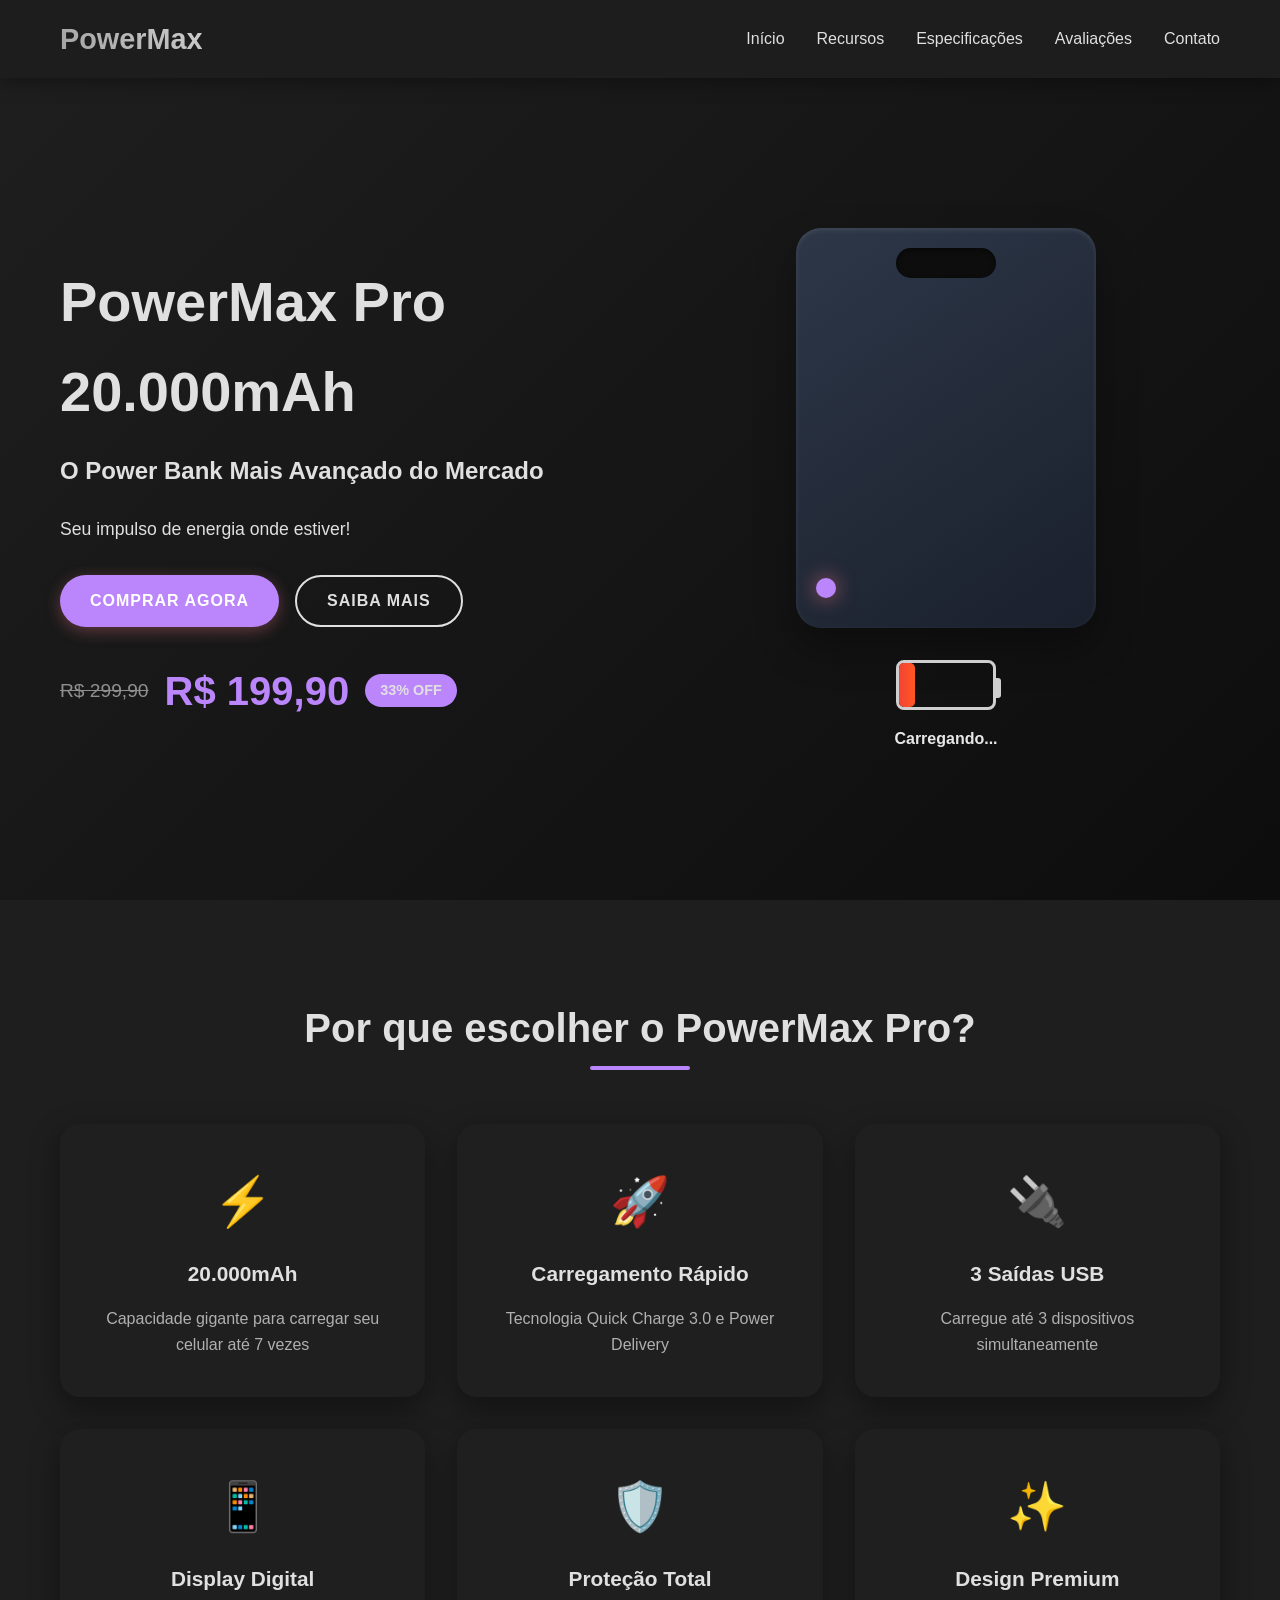
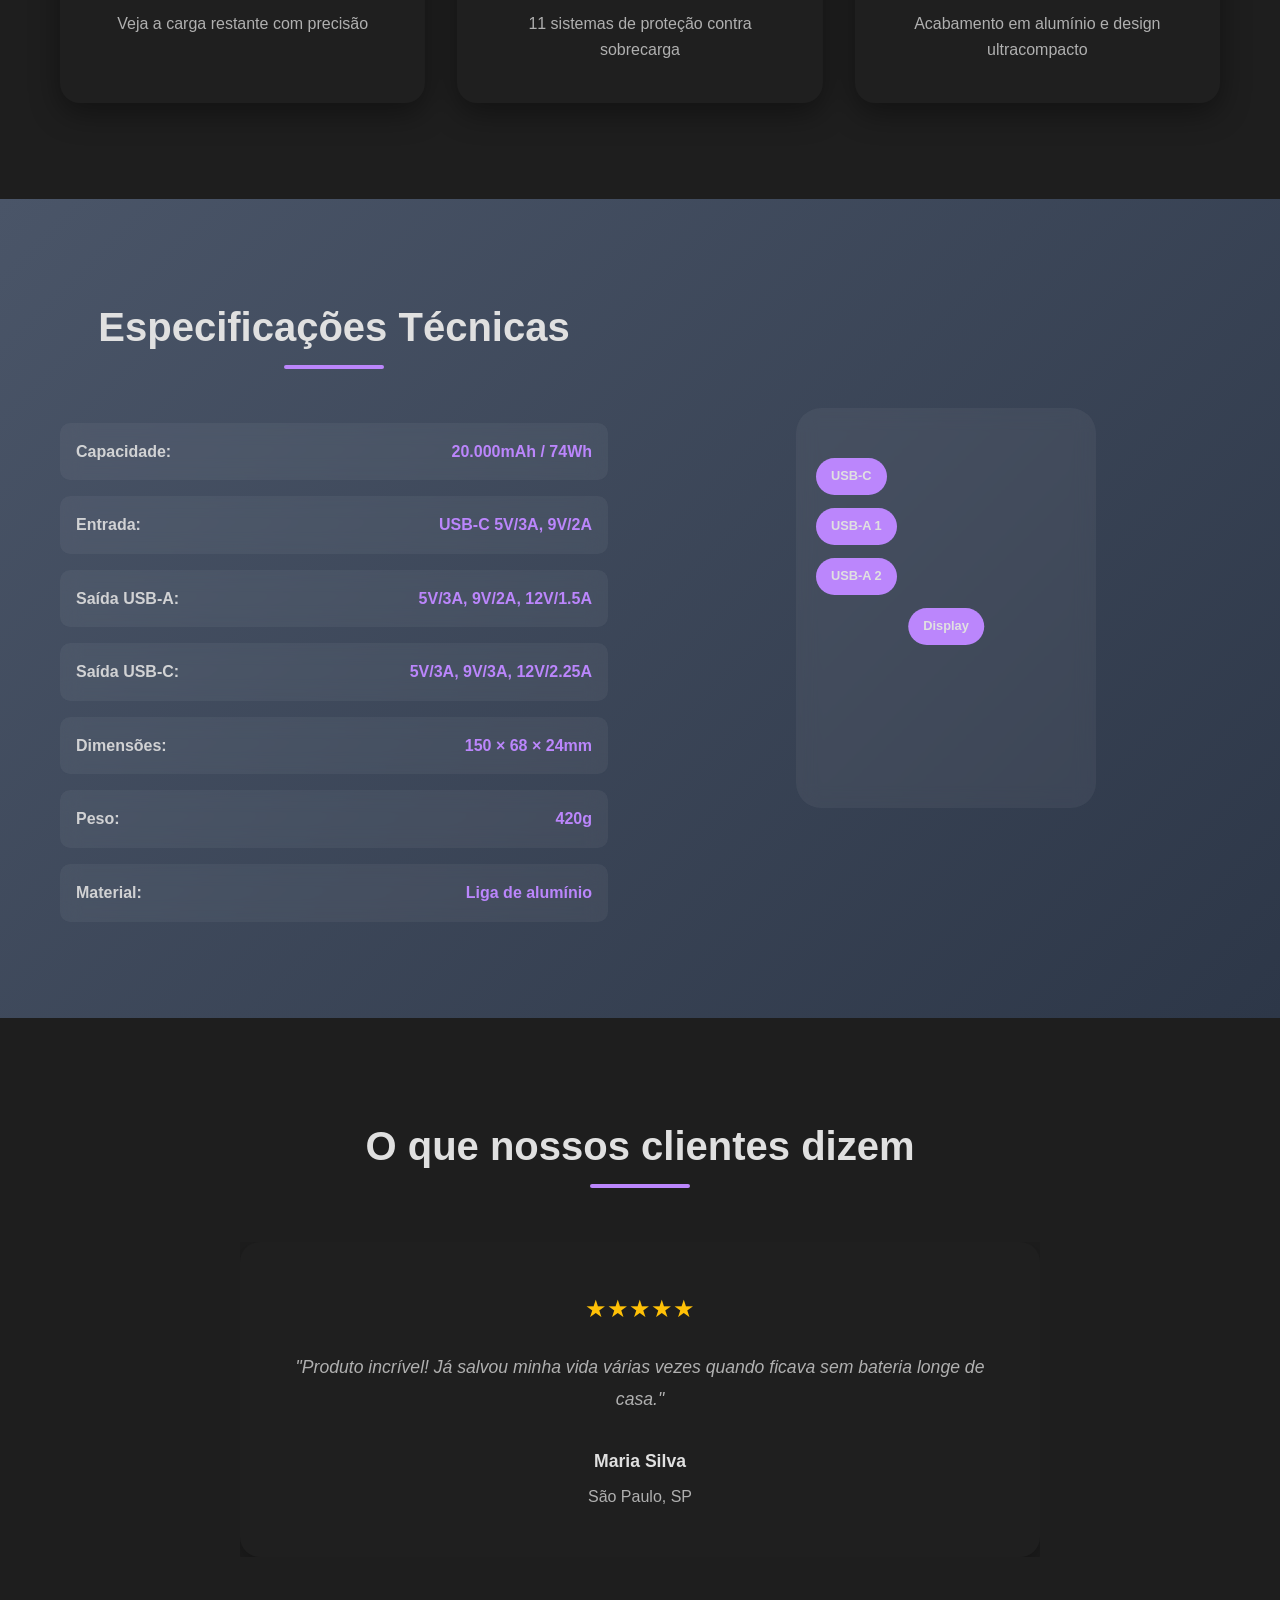
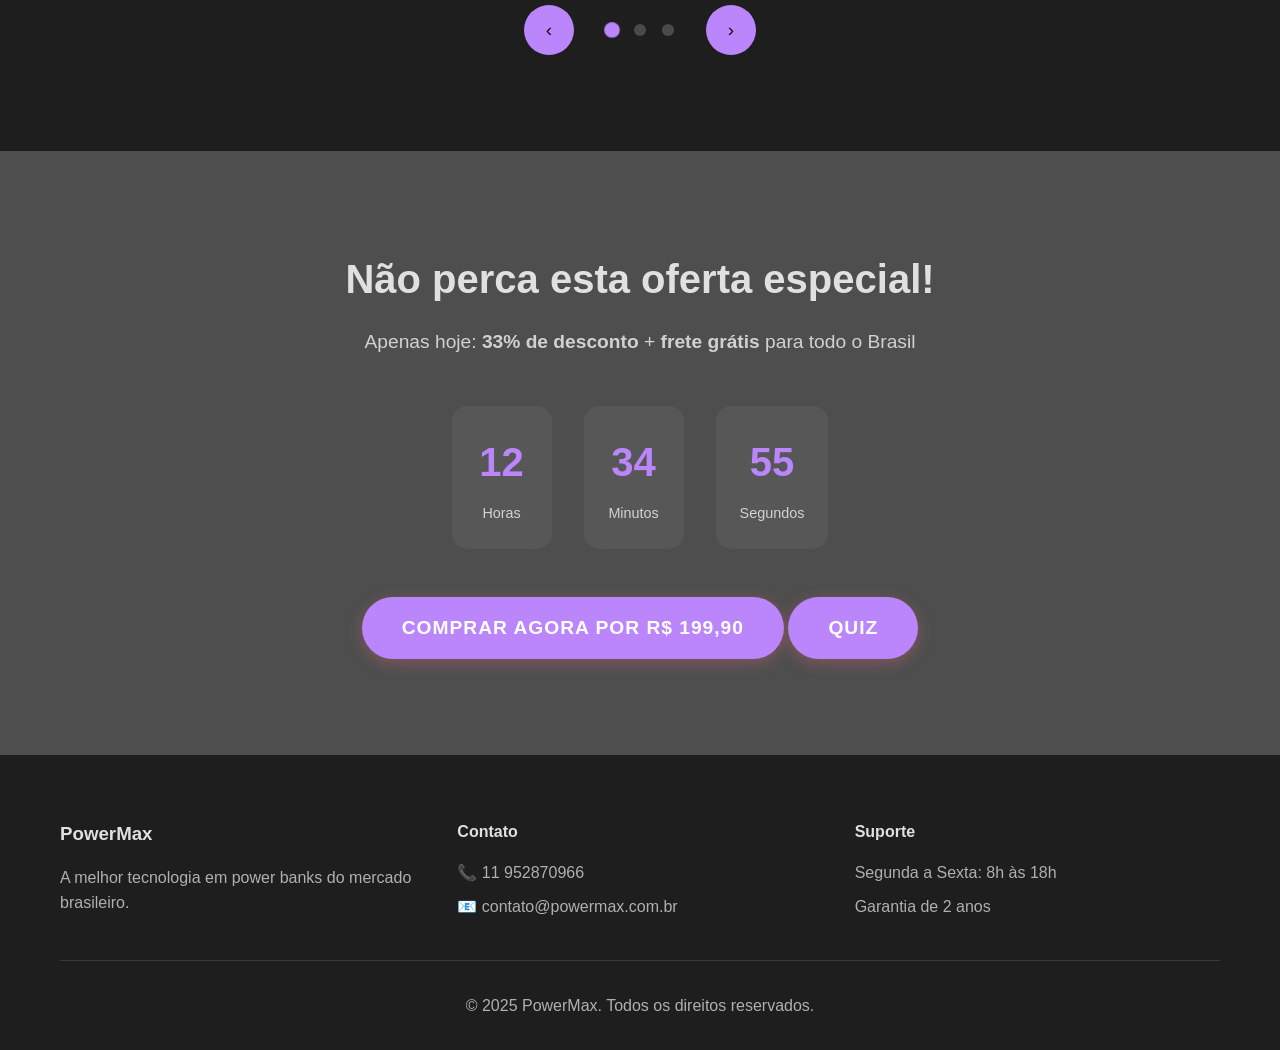
<file: index.html>
<!DOCTYPE html>
<html lang="pt-BR">
<head>
    <meta charset="UTF-8">
    <meta name="viewport" content="width=device-width, initial-scale=1.0">
    <title>PowerMax Pro - O Poder que Você Precisa</title>
    <link rel="stylesheet" href="styles.css">
</head>
<body>
    <header class="header">
        <nav class="navbar">
            <div class="nav-brand">
                <h1>PowerMax</h1>
            </div>
            <ul class="nav-menu">
                <li><a href="#home">Início</a></li>
                <li><a href="#features">Recursos</a></li>
                <li><a href="#specs">Especificações</a></li>
                <li><a href="#testimonials">Avaliações</a></li>
                <li><a href="#contact">Contato</a></li>
            </ul>
            <div class="hamburger">
                <span></span>
                <span></span>
                <span></span>
            </div>
        </nav>
    </header>

    <main>
        <section id="home" class="hero">
            <div class="hero-content">
                <div class="hero-text">
                    <h1 class="hero-title">PowerMax Pro 20.000mAh</h1>
                    <h2 class="hero-subtitle">O Power Bank Mais Avançado do Mercado</h2>
                    <p class="hero-description">
                        Seu impulso de energia onde estiver!
                    </p>
                    <div class="hero-buttons">
                        <button class="btn btn-primary" id="buy-now">Comprar Agora</button>
                        <button class="btn btn-secondary" id="learn-more">Saiba Mais</button>
                    </div>
                    <div class="hero-price">
                        <span class="price-old">R$ 299,90</span>
                        <span class="price-current">R$ 199,90</span>
                        <span class="discount">33% OFF</span>
                    </div>
                </div>
                <div class="hero-image">
                    <div class="powerbank-showcase">
                        <div class="powerbank-3d"></div>
                        <div class="charging-animation">
                            <div class="battery-indicator">
                                <div class="battery-level" id="battery-level"></div>
                            </div>
                            <span class="charging-text">Carregando...</span>
                        </div>
                    </div>
                </div>
            </div>
        </section>

        <section id="features" class="features">
            <div class="container">
                <h2 class="section-title">Por que escolher o PowerMax Pro?</h2>
                <div class="features-grid">
                    <div class="feature-card" data-feature="capacity">
                        <div class="feature-icon">⚡</div>
                        <h3>20.000mAh</h3>
                        <p>Capacidade gigante para carregar seu celular até 7 vezes</p>
                    </div>
                    <div class="feature-card" data-feature="speed">
                        <div class="feature-icon">🚀</div>
                        <h3>Carregamento Rápido</h3>
                        <p>Tecnologia Quick Charge 3.0 e Power Delivery</p>
                    </div>
                    <div class="feature-card" data-feature="ports">
                        <div class="feature-icon">🔌</div>
                        <h3>3 Saídas USB</h3>
                        <p>Carregue até 3 dispositivos simultaneamente</p>
                    </div>
                    <div class="feature-card" data-feature="display">
                        <div class="feature-icon">📱</div>
                        <h3>Display Digital</h3>
                        <p>Veja a carga restante com precisão</p>
                    </div>
                    <div class="feature-card" data-feature="safety">
                        <div class="feature-icon">🛡️</div>
                        <h3>Proteção Total</h3>
                        <p>11 sistemas de proteção contra sobrecarga</p>
                    </div>
                    <div class="feature-card" data-feature="design">
                        <div class="feature-icon">✨</div>
                        <h3>Design Premium</h3>
                        <p>Acabamento em alumínio e design ultracompacto</p>
                    </div>
                </div>
            </div>
        </section>

        <section id="specs" class="specifications">
            <div class="container">
                <div class="specs-content">
                    <div class="specs-text">
                        <h2 class="section-title">Especificações Técnicas</h2>
                        <div class="specs-list">
                            <div class="spec-item">
                                <span class="spec-label">Capacidade:</span>
                                <span class="spec-value">20.000mAh / 74Wh</span>
                            </div>
                            <div class="spec-item">
                                <span class="spec-label">Entrada:</span>
                                <span class="spec-value">USB-C 5V/3A, 9V/2A</span>
                            </div>
                            <div class="spec-item">
                                <span class="spec-label">Saída USB-A:</span>
                                <span class="spec-value">5V/3A, 9V/2A, 12V/1.5A</span>
                            </div>
                            <div class="spec-item">
                                <span class="spec-label">Saída USB-C:</span>
                                <span class="spec-value">5V/3A, 9V/3A, 12V/2.25A</span>
                            </div>
                            <div class="spec-item">
                                <span class="spec-label">Dimensões:</span>
                                <span class="spec-value">150 × 68 × 24mm</span>
                            </div>
                            <div class="spec-item">
                                <span class="spec-label">Peso:</span>
                                <span class="spec-value">420g</span>
                            </div>
                            <div class="spec-item">
                                <span class="spec-label">Material:</span>
                                <span class="spec-value">Liga de alumínio</span>
                            </div>
                        </div>
                    </div>
                    <div class="specs-visual">
                        <div class="powerbank-diagram">
                            <div class="diagram-ports">
                                <div class="port usb-c" data-port="usb-c">USB-C</div>
                                <div class="port usb-a-1" data-port="usb-a1">USB-A 1</div>
                                <div class="port usb-a-2" data-port="usb-a2">USB-A 2</div>
                                <div class="port display" data-port="display">Display</div>
                            </div>
                        </div>
                    </div>
                </div>
            </div>
        </section>

        <section id="testimonials" class="testimonials">
            <div class="container">
                <h2 class="section-title">O que nossos clientes dizem</h2>
                <div class="testimonials-carousel">
                    <div class="testimonial-card active">
                        <div class="stars">★★★★★</div>
                        <p>"Produto incrível! Já salvou minha vida várias vezes quando ficava sem bateria longe de casa."</p>
                        <div class="testimonial-author">
                            <strong>Maria Silva</strong>
                            <span>São Paulo, SP</span>
                        </div>
                    </div>
                    <div class="testimonial-card">
                        <div class="stars">★★★★★</div>
                        <p>"A qualidade é excepcional e o carregamento é realmente rápido. Recomendo demais!"</p>
                        <div class="testimonial-author">
                            <strong>João Santos</strong>
                            <span>Rio de Janeiro, RJ</span>
                        </div>
                    </div>
                    <div class="testimonial-card">
                        <div class="stars">★★★★★</div>
                        <p>"Design lindo e funciona perfeitamente. Vale cada centavo investido."</p>
                        <div class="testimonial-author">
                            <strong>Ana Costa</strong>
                            <span>Belo Horizonte, MG</span>
                        </div>
                    </div>

                    <div class="testimonial-card">
                        <div class="stars">★★★★★</div>
                        <p>"Muito foda! LEMBRANDO que tem a prmoção compre um Lunares e leve um Powerbank de 20.000mAh"</p>
                        <div class="testimonial-author">
                            <strong>Marcos José</strong>
                            <span>Mogi das Cruzes, SP</span>
                        </div>
                    </div>
                </div>
                <div class="carousel-controls">
                    <button class="carousel-btn prev" id="prev-testimonial">‹</button>
                    <div class="carousel-indicators">
                        <span class="indicator active" data-slide="0"></span>
                        <span class="indicator" data-slide="1"></span>
                        <span class="indicator" data-slide="2"></span>
                    </div>
                    <button class="carousel-btn next" id="next-testimonial">›</button>
                </div>
            </div>
        </section>

        <section class="cta-section">
            <div class="container">
                <div class="cta-content">
                    <h2>Não perca esta oferta especial!</h2>
                    <p>Apenas hoje: <strong>33% de desconto</strong> + <strong>frete grátis</strong> para todo o Brasil</p>
                    <div class="countdown" id="countdown">
                        <div class="countdown-item">
                            <span class="countdown-number" id="hours">12</span>
                            <span class="countdown-label">Horas</span>
                        </div>
                        <div class="countdown-item">
                            <span class="countdown-number" id="minutes">34</span>
                            <span class="countdown-label">Minutos</span>
                        </div>
                        <div class="countdown-item">
                            <span class="countdown-number" id="seconds">56</span>
                            <span class="countdown-label">Segundos</span>
                        </div>
                    </div>
                    <button class="btn btn-primary btn-large" id="final-cta">
                        Comprar Agora por R$ 199,90
                    </button>

                    <a href="quiz.html">
                    <button class="btn btn-primary btn-large">
                        Quiz
                    </button>
                    </a>
                </div>
            </div>
        </section>
    </main>

    <footer class="footer" id="contact">
        <div class="container">
            <div class="footer-content">
                <div class="footer-section">
                    <h3>PowerMax</h3>
                    <p>A melhor tecnologia em power banks do mercado brasileiro.</p>
                </div>
                <div class="footer-section">
                    <h4>Contato</h4>
                    <p>📞 11 952870966</p>
                    <p>📧 contato@powermax.com.br</p>
                </div>
                <div class="footer-section">
                    <h4>Suporte</h4>
                    <p>Segunda a Sexta: 8h às 18h</p>
                    <p>Garantia de 2 anos</p>
                </div>
            </div>
            <div class="footer-bottom">
                <p>&copy; 2025 PowerMax. Todos os direitos reservados.</p>
            </div>
        </div>
    </footer>

    <script src="script.js"></script>
</body>
</html>
</file>
<file: styles.css>
/* Dark Mode Theme */
:root {
    --bg-dark: #121212;
    --bg-dark-light: #1e1e1e;
    --text-light: #e0e0e0;
    --text-secondary: #b0b0b0;
    --card-bg: #1f1f1f;
    --card-shadow: rgba(0, 0, 0, 0.4);
    --highlight-color: #bb86fc; /* Cor de destaque para botões e links */
    --accent-color: #bb86fc; /* Cor de destaque secundária, como a do botão de compra */
}

* {
    margin: 0;
    padding: 0;
    box-sizing: border-box;
}

body {
    font-family: 'Segoe UI', Tahoma, Geneva, Verdana, sans-serif;
    line-height: 1.6;
    background-color: var(--bg-dark);
    color: var(--text-light);
    overflow-x: hidden;
}

.container {
    max-width: 1200px;
    margin: 0 auto;
    padding: 0 20px;
}

/* Header */
.header {
    position: fixed;
    top: 0;
    width: 100%;
    background: rgba(30, 30, 30, 0.95);
    backdrop-filter: blur(10px);
    z-index: 1000;
    padding: 1rem 0;
    box-shadow: 0 2px 20px var(--card-shadow);
}

.navbar {
    display: flex;
    justify-content: space-between;
    align-items: center;
    max-width: 1200px;
    margin: 0 auto;
    padding: 0 20px;
}

.nav-brand h1 {
    font-size: 1.8rem;
    background: linear-gradient(45deg, #a0a0a0 0%, #d0d0d0 100%);
    -webkit-background-clip: text;
    -webkit-text-fill-color: transparent;
    background-clip: text;
}

.nav-menu {
    display: flex;
    list-style: none;
    gap: 2rem;
}

.nav-menu a {
    text-decoration: none;
    color: var(--text-light);
    font-weight: 500;
    transition: all 0.3s ease;
    position: relative;
}

.nav-menu a::after {
    content: '';
    position: absolute;
    width: 0;
    height: 2px;
    bottom: -5px;
    left: 0;
    background: var(--highlight-color);
    transition: width 0.3s ease;
}

.nav-menu a:hover::after {
    width: 100%;
}

.hamburger {
    display: none;
    flex-direction: column;
    cursor: pointer;
}

.hamburger span {
    width: 25px;
    height: 3px;
    background: var(--text-light);
    margin: 3px 0;
    transition: 0.3s;
}

/* Hero Section */
.hero {
    min-height: 100vh;
    background: linear-gradient(135deg, #1f1f1f 0%, #0d0d0d 100%);
    display: flex;
    align-items: center;
    color: var(--text-light);
    padding-top: 80px;
}

.hero-content {
    display: grid;
    grid-template-columns: 1fr 1fr;
    gap: 4rem;
    align-items: center;
    max-width: 1200px;
    margin: 0 auto;
    padding: 0 20px;
}

.hero-title {
    font-size: 3.5rem;
    font-weight: 700;
    margin-bottom: 1rem;
    animation: slideInLeft 1s ease-out;
}

.hero-subtitle {
    font-size: 1.5rem;
    margin-bottom: 1.5rem;
    opacity: 0.9;
    animation: slideInLeft 1s ease-out 0.2s both;
}

.hero-description {
    font-size: 1.1rem;
    margin-bottom: 2rem;
    opacity: 0.8;
    animation: slideInLeft 1s ease-out 0.4s both;
}

.hero-buttons {
    display: flex;
    gap: 1rem;
    margin-bottom: 2rem;
    animation: slideInLeft 1s ease-out 0.6s both;
}

.btn {
    padding: 15px 30px;
    border: none;
    border-radius: 50px;
    font-size: 1rem;
    font-weight: 600;
    cursor: pointer;
    transition: all 0.3s ease;
    text-transform: uppercase;
    letter-spacing: 1px;
}

.btn-primary {
    background: var(--accent-color);
    color: white;
    box-shadow: 0 4px 15px rgba(207, 102, 121, 0.4);
}

.btn-primary:hover {
    background: #c75671;
    transform: translateY(-2px);
    box-shadow: 0 8px 25px rgba(207, 102, 121, 0.6);
}

.btn-secondary {
    background: transparent;
    color: var(--text-light);
    border: 2px solid var(--text-light);
}

.btn-secondary:hover {
    background: var(--text-light);
    color: var(--bg-dark);
    transform: translateY(-2px);
}

.btn-large {
    padding: 20px 40px;
    font-size: 1.2rem;
}

.hero-price {
    display: flex;
    align-items: center;
    gap: 1rem;
    animation: slideInLeft 1s ease-out 0.8s both;
}

.price-old {
    text-decoration: line-through;
    opacity: 0.6;
    font-size: 1.2rem;
}

.price-current {
    font-size: 2.5rem;
    font-weight: 700;
    color: var(--highlight-color);
}

.discount {
    background: var(--accent-color);
    padding: 5px 15px;
    border-radius: 20px;
    font-weight: 600;
    font-size: 0.9rem;
}

/* PowerBank Showcase */
.powerbank-showcase {
    position: relative;
    display: flex;
    flex-direction: column;
    align-items: center;
    animation: slideInRight 1s ease-out;
}

.powerbank-3d {
    width: 300px;
    height: 400px;
    background: linear-gradient(145deg, #2d3748, #1a202c);
    border-radius: 25px;
    position: relative;
    box-shadow: 
        0 20px 40px rgba(0, 0, 0, 0.3),
        inset 0 2px 5px rgba(255, 255, 255, 0.1);
    animation: float 3s ease-in-out infinite;
}

.powerbank-3d::before {
    content: '';
    position: absolute;
    top: 20px;
    left: 50%;
    transform: translateX(-50%);
    width: 100px;
    height: 30px;
    background: #0d0d0d;
    border-radius: 15px;
    box-shadow: inset 0 2px 5px rgba(0, 0, 0, 0.5);
}

.powerbank-3d::after {
    content: '';
    position: absolute;
    bottom: 30px;
    left: 20px;
    width: 20px;
    height: 20px;
    background: var(--accent-color);
    border-radius: 50%;
    box-shadow: 0 0 20px rgba(207, 102, 121, 0.8);
    animation: pulse 2s ease-in-out infinite;
}

.charging-animation {
    margin-top: 2rem;
    text-align: center;
}

.battery-indicator {
    width: 100px;
    height: 50px;
    border: 3px solid rgba(255, 255, 255, 0.8);
    border-radius: 8px;
    position: relative;
    margin: 0 auto 1rem;
}

.battery-indicator::after {
    content: '';
    position: absolute;
    top: 15px;
    right: -8px;
    width: 5px;
    height: 20px;
    background: rgba(255, 255, 255, 0.8);
    border-radius: 0 3px 3px 0;
}

.battery-level {
    height: 100%;
    background: linear-gradient(90deg, #4caf50, #8bc34a);
    border-radius: 5px;
    width: 0%;
    transition: width 0.3s ease;
    animation: charging 3s ease-in-out infinite;
}

.charging-text {
    color: rgba(255, 255, 255, 0.9);
    font-weight: 600;
}

/* Features Section */
.features {
    padding: 6rem 0;
    background: var(--bg-dark-light);
}

.section-title {
    text-align: center;
    font-size: 2.5rem;
    margin-bottom: 4rem;
    color: var(--text-light);
    position: relative;
}

.section-title::after {
    content: '';
    position: absolute;
    bottom: -10px;
    left: 50%;
    transform: translateX(-50%);
    width: 100px;
    height: 4px;
    background: var(--highlight-color);
    border-radius: 2px;
}

.features-grid {
    display: grid;
    grid-template-columns: repeat(auto-fit, minmax(300px, 1fr));
    gap: 2rem;
}

.feature-card {
    background: var(--card-bg);
    padding: 2.5rem;
    border-radius: 20px;
    text-align: center;
    box-shadow: 0 10px 30px var(--card-shadow);
    transition: all 0.3s ease;
    cursor: pointer;
}

.feature-card:hover {
    transform: translateY(-10px);
    box-shadow: 0 20px 50px rgba(0, 0, 0, 0.25);
}

.feature-icon {
    font-size: 3rem;
    margin-bottom: 1rem;
    display: block;
    color: var(--highlight-color);
}

.feature-card h3 {
    font-size: 1.3rem;
    margin-bottom: 1rem;
    color: var(--text-light);
}

.feature-card p {
    color: var(--text-secondary);
    line-height: 1.6;
}

/* Specifications */
.specifications {
    padding: 6rem 0;
    background: linear-gradient(135deg, #4a5568 0%, #2d3748 100%);
    color: var(--text-light);
}

.specs-content {
    display: grid;
    grid-template-columns: 1fr 1fr;
    gap: 4rem;
    align-items: center;
}

.specs-list {
    display: flex;
    flex-direction: column;
    gap: 1rem;
}

.spec-item {
    display: flex;
    justify-content: space-between;
    align-items: center;
    padding: 1rem;
    background: rgba(255, 255, 255, 0.05);
    border-radius: 10px;
    backdrop-filter: blur(10px);
}

.spec-label {
    font-weight: 600;
    opacity: 0.9;
}

.spec-value {
    font-weight: 700;
    color: var(--highlight-color);
}

.powerbank-diagram {
    position: relative;
    width: 300px;
    height: 400px;
    background: rgba(255, 255, 255, 0.05);
    border-radius: 25px;
    margin: 0 auto;
    backdrop-filter: blur(10px);
}

.port {
    position: absolute;
    background: var(--accent-color);
    padding: 8px 15px;
    border-radius: 20px;
    font-size: 0.8rem;
    font-weight: 600;
    cursor: pointer;
    transition: all 0.3s ease;
}

.port:hover {
    background: #c75671;
    transform: scale(1.1);
}

.usb-c { top: 50px; left: 20px; }
.usb-a-1 { top: 100px; left: 20px; }
.usb-a-2 { top: 150px; left: 20px; }
.display { top: 200px; left: 50%; transform: translateX(-50%); }

/* Testimonials */
.testimonials {
    padding: 6rem 0;
    background: var(--bg-dark-light);
}

.testimonials-carousel {
    position: relative;
    max-width: 800px;
    margin: 0 auto;
    overflow: hidden;
}

.testimonial-card {
    background: var(--card-bg);
    padding: 3rem;
    border-radius: 20px;
    text-align: center;
    box-shadow: 0 10px 30px var(--card-shadow);
    display: none;
    animation: fadeIn 0.5s ease;
}

.testimonial-card.active {
    display: block;
}

.stars {
    font-size: 1.5rem;
    color: #ffc107;
    margin-bottom: 1.5rem;
}

.testimonial-card p {
    font-size: 1.1rem;
    font-style: italic;
    margin-bottom: 2rem;
    color: var(--text-secondary);
    line-height: 1.8;
}

.testimonial-author strong {
    color: var(--text-light);
    font-size: 1.1rem;
}

.testimonial-author span {
    color: var(--text-secondary);
    display: block;
    margin-top: 0.5rem;
}

.carousel-controls {
    display: flex;
    justify-content: center;
    align-items: center;
    gap: 2rem;
    margin-top: 3rem;
}

.carousel-btn {
    background: var(--highlight-color);
    color: var(--bg-dark);
    border: none;
    width: 50px;
    height: 50px;
    border-radius: 50%;
    font-size: 1.2rem;
    cursor: pointer;
    transition: all 0.3s ease;
}

.carousel-btn:hover {
    background: #a272e6;
    transform: scale(1.1);
}

.carousel-indicators {
    display: flex;
    gap: 1rem;
}

.indicator {
    width: 12px;
    height: 12px;
    border-radius: 50%;
    background: #4a4a4a;
    cursor: pointer;
    transition: all 0.3s ease;
}

.indicator.active {
    background: var(--highlight-color);
    transform: scale(1.3);
}

.cta-section {
    padding: 6rem 0;
    background: linear-gradient(135deg, #4e4e4e 0%, #4e4e4e 100%);
    color: var(--text-light);
    text-align: center;
}

.cta-content h2 {
    font-size: 2.5rem;
    margin-bottom: 1rem;
}

.cta-content p {
    font-size: 1.2rem;
    margin-bottom: 3rem;
    opacity: 0.9;
}

.countdown {
    display: flex;
    justify-content: center;
    gap: 2rem;
    margin-bottom: 3rem;
}

.countdown-item {
    text-align: center;
    padding: 1.5rem;
    background: rgba(255, 255, 255, 0.05);
    border-radius: 15px;
    backdrop-filter: blur(10px);
    min-width: 100px;
}

.countdown-number {
    display: block;
    font-size: 2.5rem;
    font-weight: 700;
    color: var(--highlight-color);
}

.countdown-label {
    display: block;
    font-size: 0.9rem;
    opacity: 0.9;
    margin-top: 0.5rem;
}

/* Footer */
.footer {
    background: var(--bg-dark-light);
    color: var(--text-light);
    padding: 4rem 0 2rem;
}

.footer-content {
    display: grid;
    grid-template-columns: repeat(auto-fit, minmax(250px, 1fr));
    gap: 2rem;
    margin-bottom: 2rem;
}

.footer-section h3,
.footer-section h4 {
    margin-bottom: 1rem;
    color: var(--text-light);
}

.footer-section p {
    color: var(--text-secondary);
    margin-bottom: 0.5rem;
}

.footer-bottom {
    text-align: center;
    padding-top: 2rem;
    border-top: 1px solid #3a3a3a;
    color: var(--text-secondary);
}

/* Animations (Mantidas as originais) */
@keyframes slideInLeft {
    from {
        opacity: 0;
        transform: translateX(-50px);
    }
    to {
        opacity: 1;
        transform: translateX(0);
    }
}

@keyframes slideInRight {
    from {
        opacity: 0;
        transform: translateX(50px);
    }
    to {
        opacity: 1;
        transform: translateX(0);
    }
}

@keyframes float {
    0%, 100% {
        transform: translateY(0);
    }
    50% {
        transform: translateY(-20px);
    }
}

@keyframes pulse {
    0%, 100% {
        opacity: 1;
        transform: scale(1);
    }
    50% {
        opacity: 0.5;
        transform: scale(1.2);
    }
}

@keyframes charging {
    0% {
        width: 20%;
    }
    50% {
        width: 80%;
    }
    100% {
        width: 100%;
    }
}

@keyframes fadeIn {
    from {
        opacity: 0;
    }
    to {
        opacity: 1;
    }
}

/* Responsive Design (Mantidas as originais) */
@media (max-width: 768px) {
    .nav-menu {
        display: none;
        position: absolute;
        top: 100%;
        left: 0;
        width: 100%;
        background: var(--bg-dark);
        flex-direction: column;
        padding: 2rem;
        box-shadow: 0 2px 20px var(--card-shadow);
    }

    .nav-menu.active {
        display: flex;
    }

    .hamburger {
        display: flex;
    }

    .hamburger.active span:nth-child(1) {
        transform: rotate(-45deg) translate(-5px, 6px);
    }

    .hamburger.active span:nth-child(2) {
        opacity: 0;
    }

    .hamburger.active span:nth-child(3) {
        transform: rotate(45deg) translate(-5px, -6px);
    }

    .hero-content {
        grid-template-columns: 1fr;
        text-align: center;
        gap: 2rem;
    }

    .hero-title {
        font-size: 2.5rem;
    }

    .powerbank-3d {
        width: 200px;
        height: 300px;
    }

    .specs-content {
        grid-template-columns: 1fr;
        gap: 2rem;
    }

    .hero-buttons {
        flex-direction: column;
        align-items: center;
    }

    .countdown {
        flex-wrap: wrap;
        gap: 1rem;
    }

    .countdown-item {
        min-width: 80px;
        padding: 1rem;
    }

    .countdown-number {
        font-size: 2rem;
    }

    .features-grid {
        grid-template-columns: 1fr;
    }

    .cta-content h2 {
        font-size: 2rem;
    }
}

@media (max-width: 480px) {
    .hero-title {
        font-size: 2rem;
    }

    .hero-subtitle {
        font-size: 1.2rem;
    }

    .section-title {
        font-size: 2rem;
    }

    .feature-card {
        padding: 2rem;
    }

    .testimonial-card {
        padding: 2rem;
    }

    .powerbank-3d {
        width: 150px;
        height: 250px;
    }
}

/* --- Quiz Styles --- */
.quiz-section {
    padding: 6rem 0;
    background: var(--bg-dark-light);
}

.quiz-container {
    background: var(--card-bg);
    padding: 3rem;
    border-radius: 20px;
    box-shadow: 0 10px 30px var(--card-shadow);
    max-width: 800px;
    margin: 0 auto;
    text-align: center;
    animation: fadeIn 1s ease-in-out;
}

.question-text {
    font-size: 1.5rem;
    margin-bottom: 2rem;
    color: var(--text-light);
}

.options-container {
    display: flex;
    flex-direction: column;
    gap: 1rem;
    margin-bottom: 2rem;
}

.option-btn {
    padding: 1rem;
    background: rgba(255, 255, 255, 0.05);
    color: var(--text-light);
    border: 2px solid transparent;
    border-radius: 10px;
    font-size: 1rem;
    cursor: pointer;
    transition: all 0.3s ease;
    text-align: left;
}

.option-btn:hover {
    background: rgba(255, 255, 255, 0.1);
}

.option-btn.correct {
    background: #4caf50;
    border-color: #4caf50;
    color: white;
}

.option-btn.wrong {
    background: #f44336;
    border-color: #f44336;
    color: white;
}

.feedback {
    min-height: 25px;
    font-weight: 600;
    margin-bottom: 1rem;
    animation: fadeIn 0.5s ease;
}

.next-btn,
.restart-btn {
    display: none;
    margin-top: 1rem;
}

.result-container {
    display: none;
    animation: fadeIn 1s ease-in-out;
}

.result-container h3 {
    font-size: 2rem;
    color: var(--highlight-color);
}
</file>
